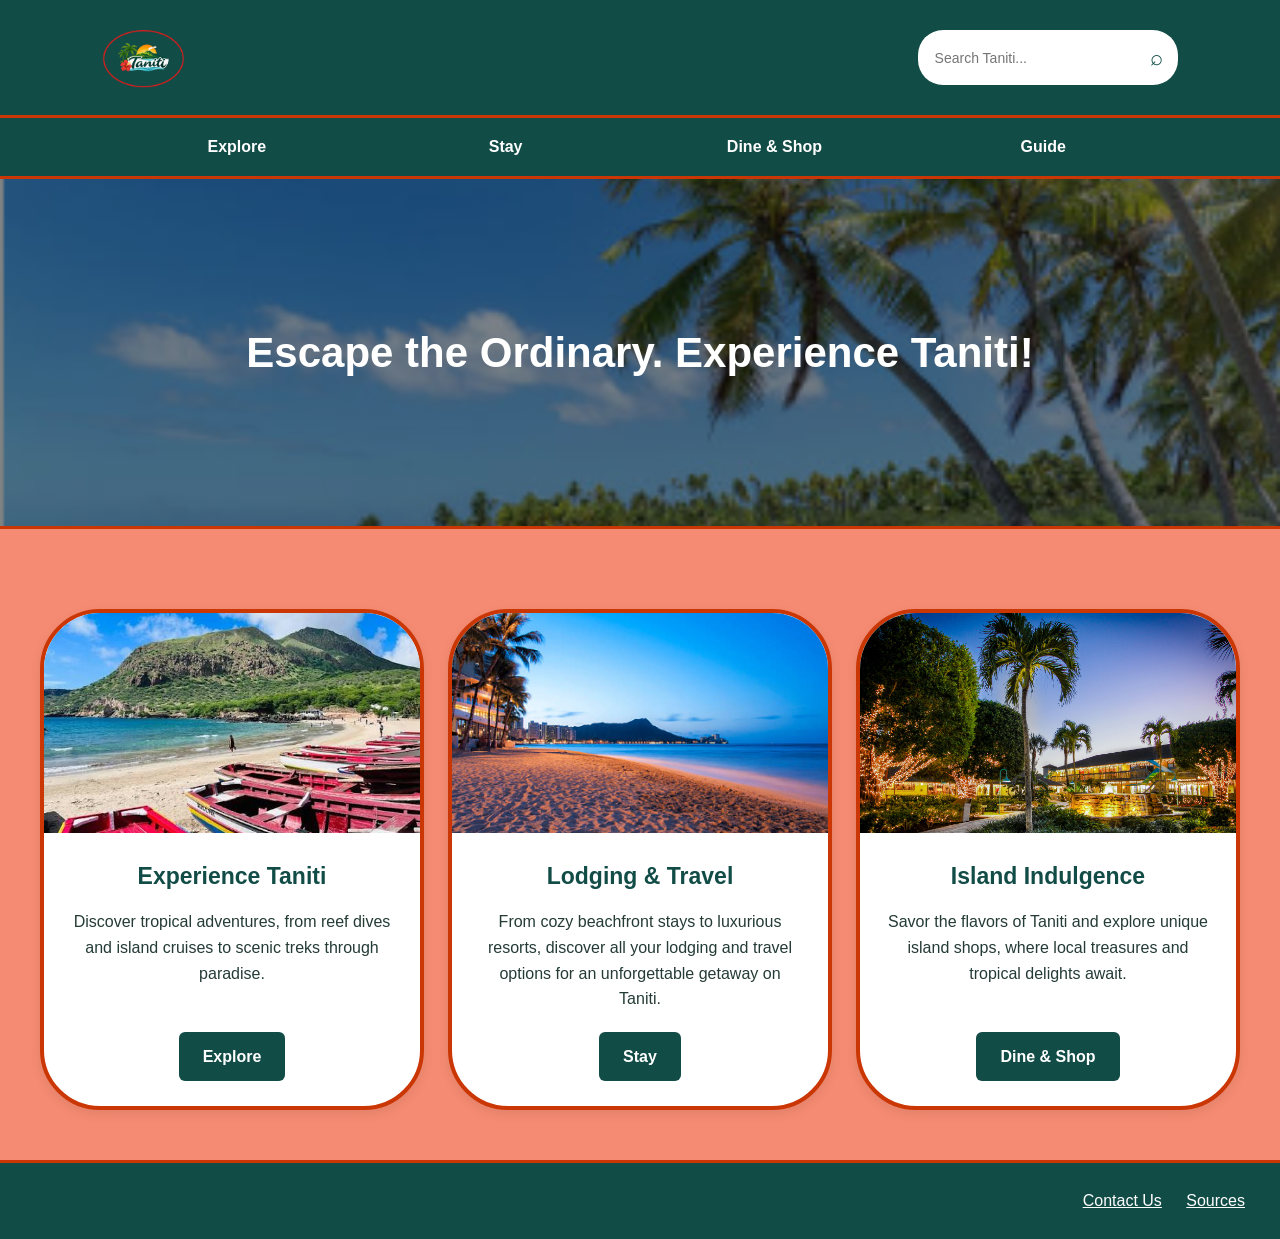
<file: index.html>
<!DOCTYPE html>
<html lang="en">
<head>
    <meta charset="UTF-8">
    <title>Experience Taniti | Home</title>
    <link rel="stylesheet" href="style.css">
</head>
<body>
    <header class="site-header">
        <div class="header-top">
            <a href="index.html" class="logo-link">
                <img src="images/taniti-logo3copy.png" alt="Taniti Logo" class="site-logo-img">
            </a>

            <div class="site-search">
                <input type="text"
                       placeholder="Search Taniti..."
                       alt="Search Taniti"
                       readonly>
                <span class="search-icon">⌕</span>

            </div>
        </div>

            <nav class="header-nav">
                <a href="explore.html">Explore</a>
                <a href="stay.html">Stay</a>
                <a href="dine-shop.html">Dine & Shop</a>
                <a href="guide.html">Guide</a>
            </nav>
    </header>
    <main>
        <h2>Escape the Ordinary. Experience Taniti!</h2>

    <div class="feature-grid">

        <section class="feature-card">
            <img src="images/experience.png"
                 alt="Tropical scenery of Taniti">

            <div class="feature-content">
                <h2>Experience Taniti</h2>
                <p>Discover tropical adventures, from reef dives and island cruises to scenic treks through paradise.</p>
                <a href="explore.html">Explore</a>
            </div>
        </section>

        <section class="feature-card">
            <img src="images/stay.png"
                 alt="Taniti accommodations">
            <div class="feature-content">
                <h2>Lodging & Travel</h2>
                <p>From cozy beachfront stays to luxurious resorts, discover all your lodging and travel options for an unforgettable getaway on Taniti.</p>
                <a href="stay.html">Stay</a>
            </div>
        </section>

        <section class="feature-card">
            <img src="images/dine-shop.png"
                 alt="Taniti Dining and Shopping">
            <div class="feature-content">
                <h2>Island Indulgence</h2>
                <p>Savor the flavors of Taniti and explore unique island shops, where local treasures and tropical delights await.</p>
                <a href="dine-shop.html">Dine & Shop</a>

            </div>
        </section>

    </div>
    </main>

    <footer>
        <a href="contact.html">Contact Us</a>
        <a href="sources.html">Sources</a>
    </footer>

</body>
</html>
</file>
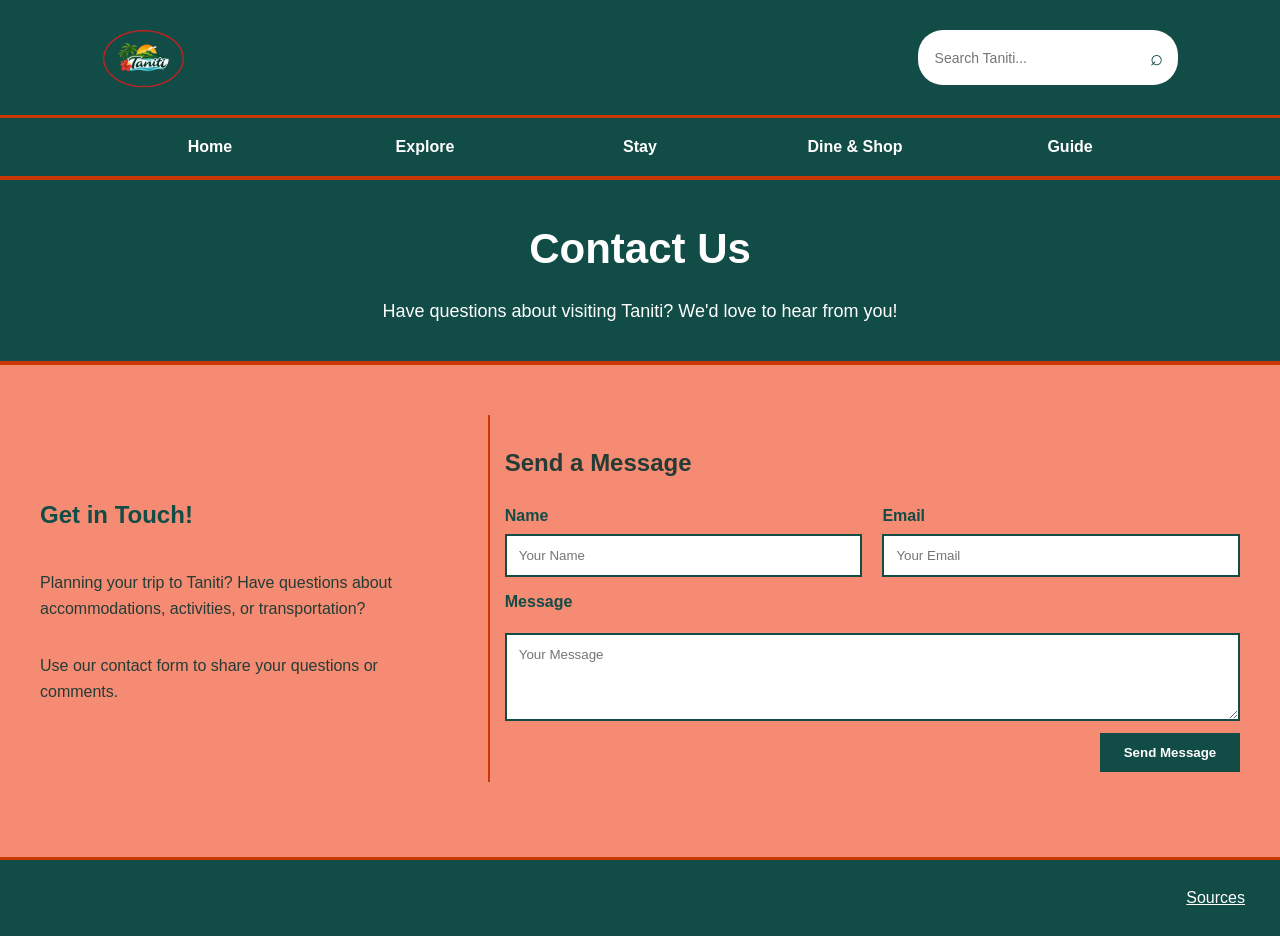
<file: contact.html>
<!DOCTYPE html>
<html lang="en">
<head>
    <meta charset="UTF-8">
    <title>EContact Us</title>
    <link rel="stylesheet" href="style.css">
</head>
<body>
    <header class="site-header">
        <div class="header-top">
            <a href="index.html" class="logo-link">
                <img src="images/taniti-logo3copy.png"
                     alt="Taniti Logo"
                     class="site-logo-img">
            </a>

            <div class="site-search">
                <input type="text"
                       placeholder="Search Taniti..."
                       aria-label="Search Taniti"
                       readonly>
                <span class="search-icon">⌕</span>
            </div>
        </div>
        <nav class="header-nav" aria-label="Main navigation">
            <a href="index.html">Home</a>
            <a href="explore.html">Explore</a>
            <a href="stay.html">Stay</a>
            <a href="dine-shop.html">Dine & Shop</a>
            <a href="guide.html">Guide</a>
        </nav>
    </header>

    <main class="inner-page contact-page">
        <div class="page-intro">
            <h1>Contact Us</h1>
            <p>
                Have questions about visiting Taniti?
            We'd love to hear from you!
            </p>
        </div>

        <div class="feature-grid">

            <div class="contact-info">

                <h2>Get in Touch!</h2>

                    <p>
                    Planning your trip to Taniti?
                Have questions about accommodations,
                activities, or transportation?
                    </p>

                    <p>
                        Use our contact form to share
                your questions or comments.
                    </p>

            </div>

            <div class="contact-form">

                <h2>Send a Message</h2>

                <form>
                    <div class="contact-fields">

                        <div>
                            <label for="name">Name</label>
                            <input type="text" id="name"
                                placeholder="Your Name">
                        </div>

                        <div>

                            <label for="email">Email</label>
                            <input type="email" id="email"
                                placeholder="Your Email">
                        </div>

                    </div>

                    <label for="message">Message</label>
                    <textarea id="message"
                              rows="4"
                              placeholder="Your Message"></textarea>

                    <button type="button">Send Message</button>

                </form>
            </div>

    </main>

    <footer>
        <a href="sources.html">Sources</a>
    </footer>





</body>
</html>
</file>
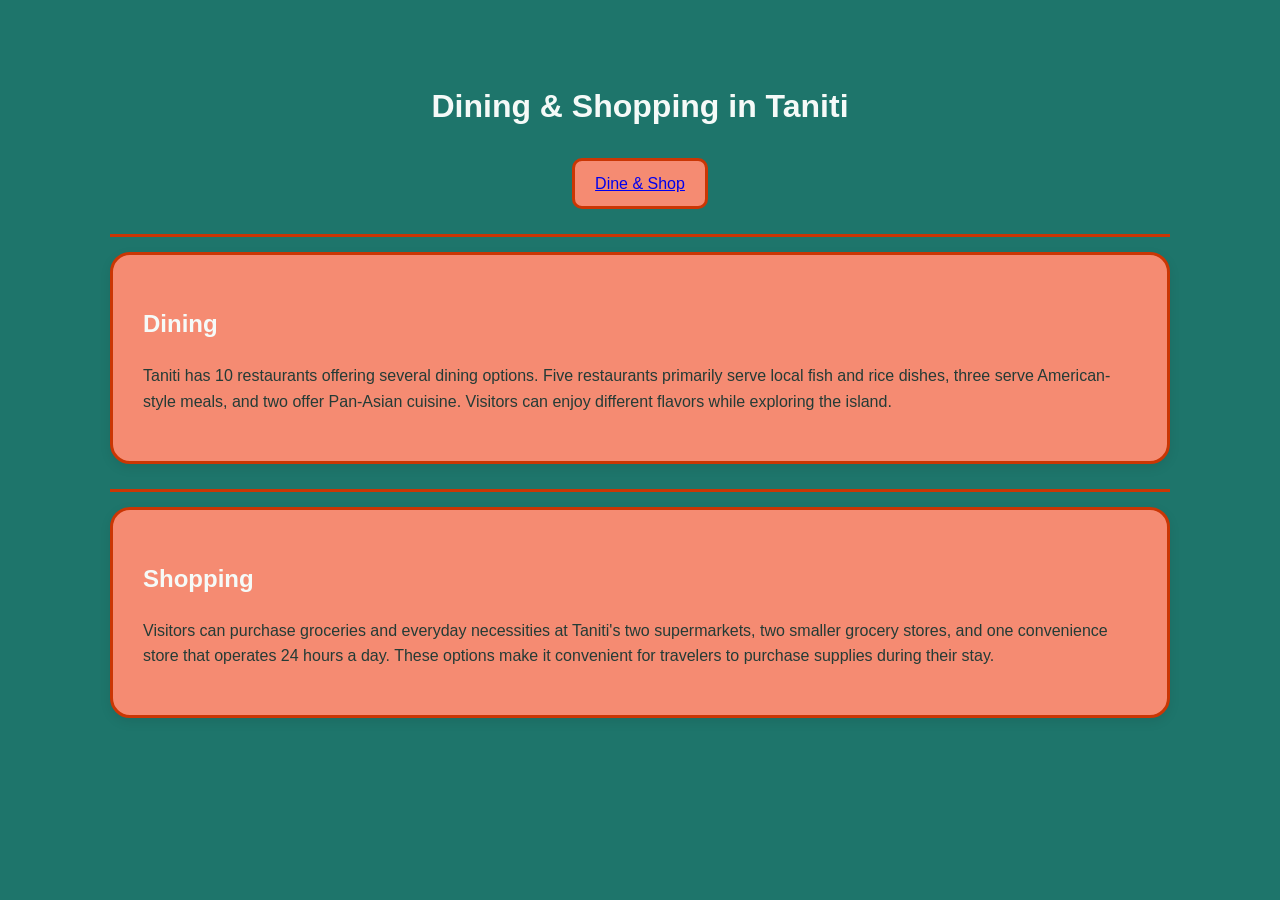
<file: dine-shop-details.html>
<!DOCTYPE html>
<html lang="en">
<head>
    <meta charset="UTF-8">
    <title>Taniti Dining and Shopping</title>
    <link rel="stylesheet" href="style.css">
</head>
<body class="activities-page">

    <main class="activities-container">
        <h1>Dining & Shopping in Taniti</h1>

        <a href="dine-shop.html" class="activity-home">Dine & Shop</a>

        <hr>

        <section class="activity-section" id="dining">
            <h2>Dining</h2>
            <p>
                Taniti has 10 restaurants offering several
                dining options. Five restaurants primarily
                serve local fish and rice dishes, three
                serve American-style meals, and two offer
                Pan-Asian cuisine. Visitors can enjoy
                different flavors while exploring the island.
            </p>
        </section>

        <hr>

        <section class="activity-section" id="shopping">
            <h2>Shopping</h2>
            <p>
                Visitors can purchase groceries and everyday
                necessities at Taniti's two supermarkets,
                two smaller grocery stores, and one
                convenience store that operates 24 hours
                a day. These options make it convenient
                for travelers to purchase supplies
                during their stay.
            </p>
        </section>

    </main>
</body>
</html>
</file>
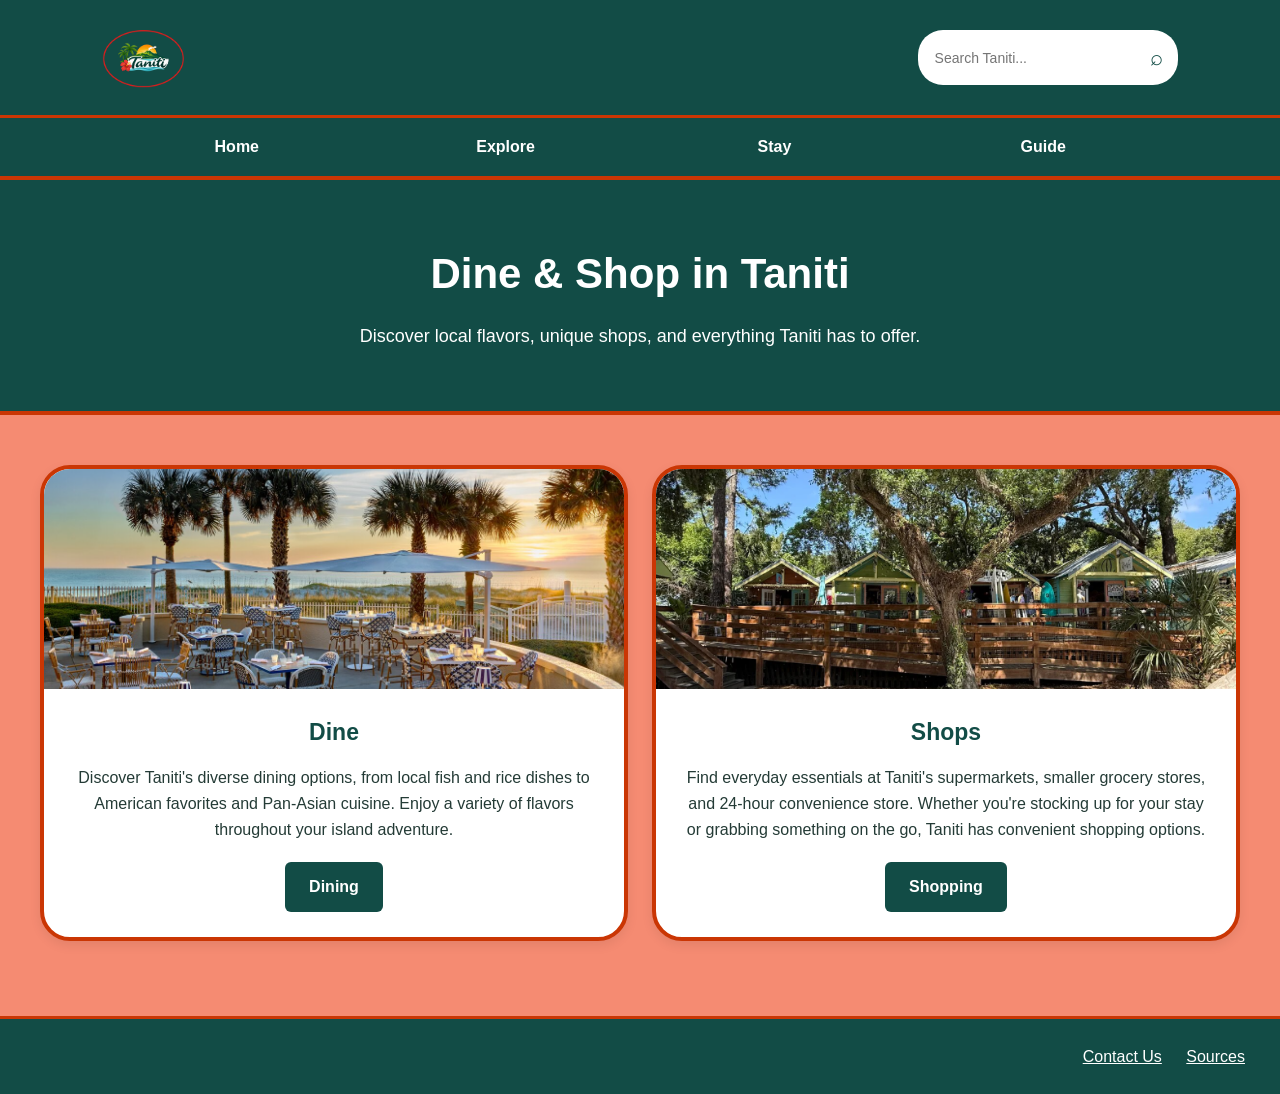
<file: dine-shop.html>
<!DOCTYPE html>
<html lang="en">
<head>
    <meta charset="UTF-8">
    <title>Explore Taniti</title>
    <link rel="stylesheet" href="style.css">
</head>
<body>
    <header class="site-header">
        <div class="header-top">
            <a href="index.html" class="logo-link">
                <img src="images/taniti-logo3copy.png"
                     alt="Taniti Logo"
                     class="site-logo-img">
            </a>

            <div class="site-search">
                <input type="text"
                       placeholder="Search Taniti..."
                       aria-label="Search Taniti"
                       readonly>
                <span class="search-icon">⌕</span>
            </div>
        </div>
        <nav class="header-nav" aria-label="Main navigation">
            <a href="index.html">Home</a>
            <a href="explore.html">Explore</a>
            <a href="stay.html">Stay</a>
            <a href="guide.html">Guide</a>
        </nav>
    </header>

    <main class="inner-page">
        <div class="page-intro">
            <h1>Dine & Shop in Taniti</h1>
            <p>
                Discover local flavors, unique shops, and everything Taniti has to offer.
            </p>
        </div>

        <div class="feature-grid two-cards">

            <section class="feature-card">
                <img src="images/dine.png"
                     alt="Beachfront Restaurant dining deck">

                <div class="feature-content">
                    <h2>Dine</h2>
                    <p>
                        Discover Taniti's diverse dining options, from local fish and rice dishes to American favorites and Pan-Asian cuisine. Enjoy a variety of flavors throughout your island adventure.
                    </p>
                    <a href="dine-shop-details.html#dine">Dining</a>
                </div>
            </section>

            <section class="feature-card">
                <img src="images/shop.png"
                        alt="Local shops offering souvenirs and island merchandise">
                <div class="feature-content">
                    <h2>Shops</h2>
                    <p>
                        Find everyday essentials at Taniti's supermarkets, smaller grocery stores, and 24-hour convenience store. Whether you're stocking up for your stay or grabbing something on the go, Taniti has convenient shopping options.
                    </p>
                <a href="dine-shop-details.html#shopping">Shopping</a>
                </div>
            </section>

        </div>

    </main>

    <footer>
        <a href="contact.html">Contact Us</a>
        <a href="sources.html">Sources</a>
    </footer>





</body>
</html>
</file>
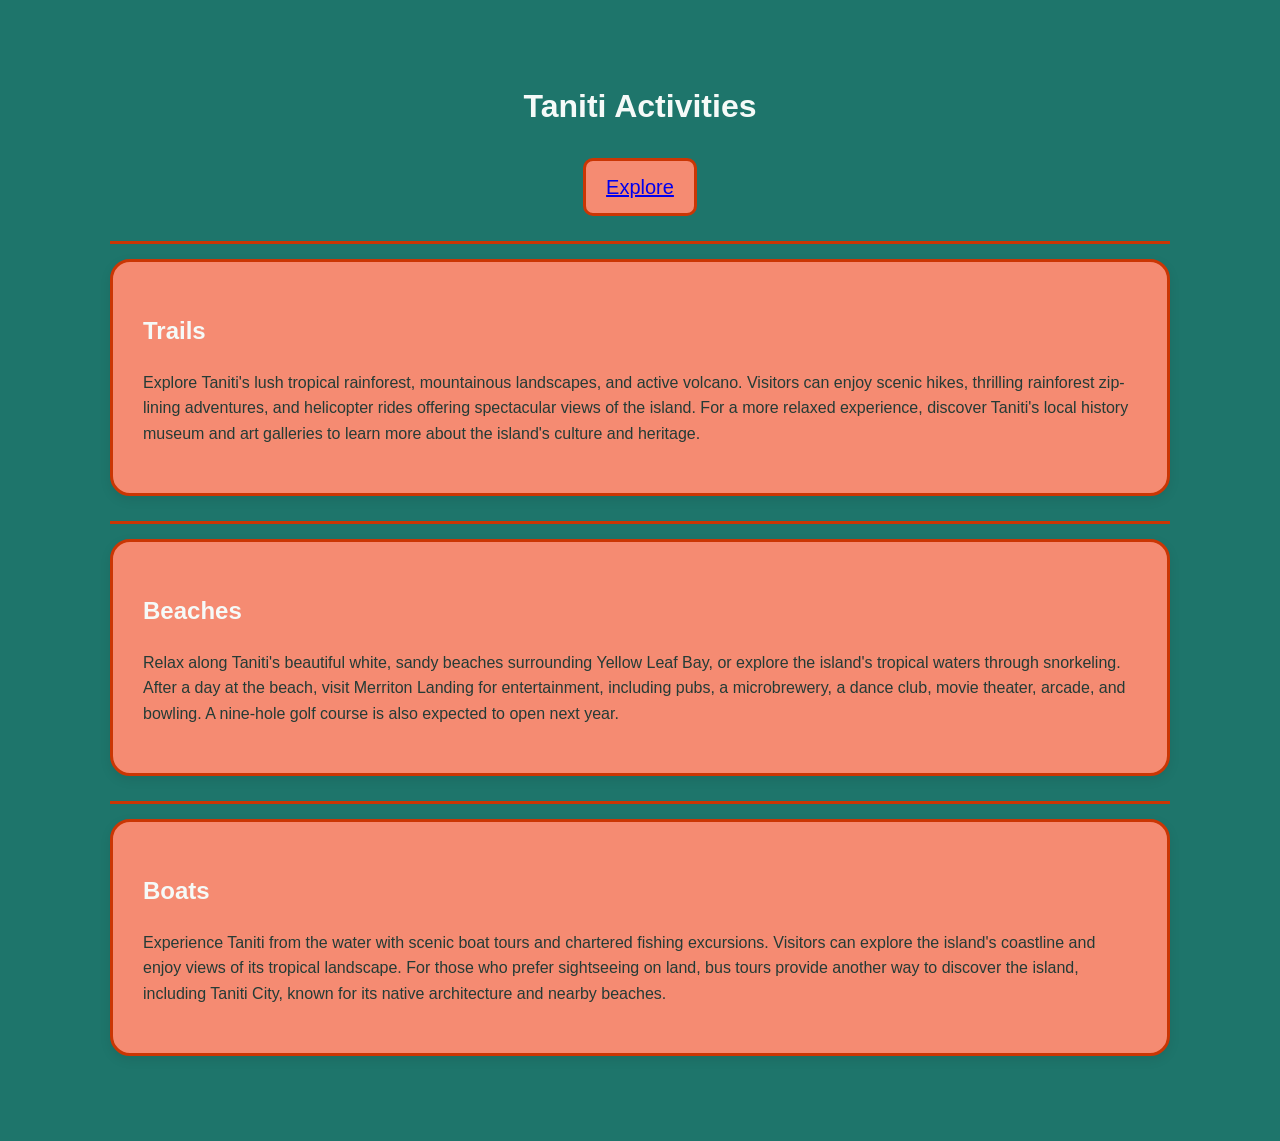
<file: explore-details.html>
<!DOCTYPE html>
<html lang="en">
<head>
    <meta charset="UTF-8">
    <title>Taniti Activities</title>
    <link rel="stylesheet" href="style.css">
</head>
<body class="activities-page">
    <main class="activities-container">
        <h1>Taniti Activities</h1>

        <p class="activity-home">
            <a href="explore.html">Explore</a>
        </p>

        <hr>

        <section class="activity-section" id="trails">
            <h2>Trails</h2>
            <p>
                Explore Taniti's lush tropical rainforest, mountainous landscapes, and active volcano. Visitors can enjoy scenic hikes, thrilling rainforest zip-lining adventures, and helicopter rides offering spectacular views of the island. For a more relaxed experience, discover Taniti's local history museum and art galleries to learn more about the island's culture and heritage.
            </p>
        </section>

        <hr>

        <section class="activity-section" id="beaches">
            <h2>Beaches</h2>
            <p>
                Relax along Taniti's beautiful white, sandy beaches surrounding Yellow Leaf Bay, or explore the island's tropical waters through snorkeling. After a day at the beach, visit Merriton Landing for entertainment, including pubs, a microbrewery, a dance club, movie theater, arcade, and bowling. A nine-hole golf course is also expected to open next year.
            </p>
        </section>

        <hr>

        <section class="activity-section" id="boats">
            <h2>Boats</h2>
            <p>
                Experience Taniti from the water with scenic boat tours and chartered fishing excursions. Visitors can explore the island's coastline and enjoy views of its tropical landscape. For those who prefer sightseeing on land, bus tours provide another way to discover the island, including Taniti City, known for its native architecture and nearby beaches.
            </p>
        </section>
    </main>
</body>
</html>
</file>
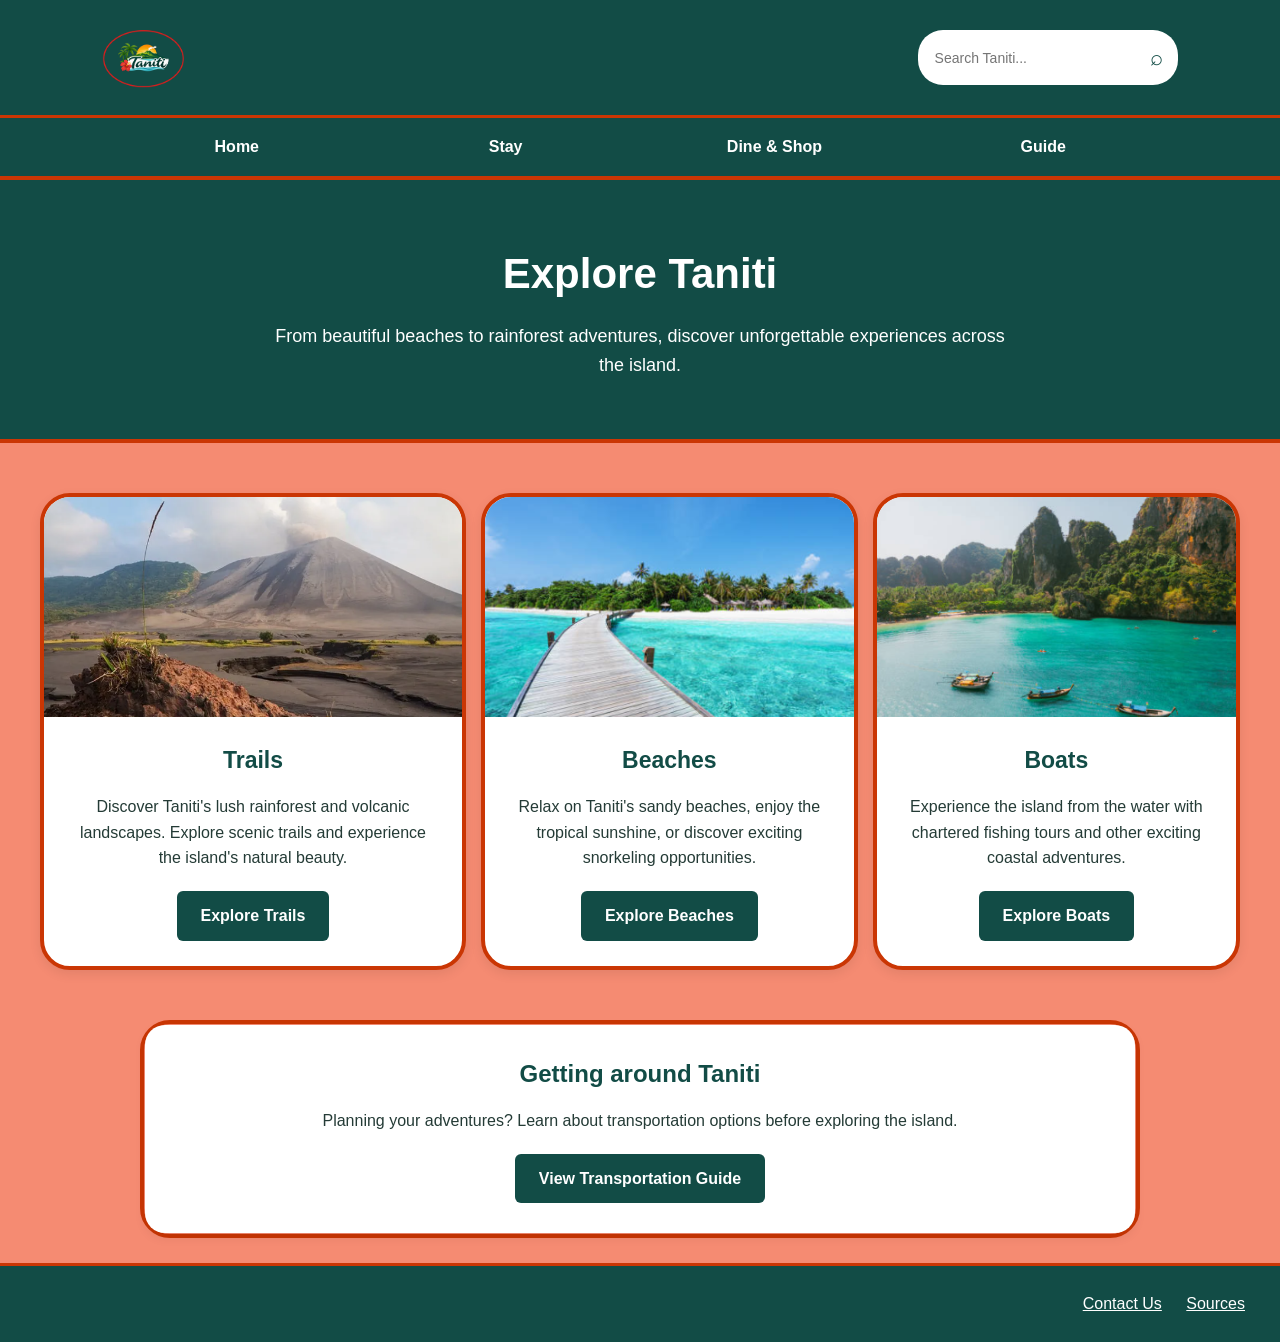
<file: explore.html>
<!DOCTYPE html>
<html lang="en">
<head>
    <meta charset="UTF-8">
    <title>Explore Taniti</title>
    <link rel="stylesheet" href="style.css">
</head>
<body>
    <header class="site-header">
        <div class="header-top">
            <a href="index.html" class="logo-link">
                <img src="images/taniti-logo3copy.png"
                     alt="Taniti Logo"
                     class="site-logo-img">
            </a>

            <div class="site-search">
                <input type="text"
                       placeholder="Search Taniti..."
                       aria-label="Search Taniti"
                       readonly>
                <span class="search-icon">⌕</span>
            </div>
        </div>
        <nav class="header-nav" aria-label="Main navigation">
            <a href="index.html">Home</a>
            <a href="stay.html">Stay</a>
            <a href="dine-shop.html">Dine & Shop</a>
            <a href="guide.html">Guide</a>
        </nav>
    </header>

    <main class="inner-page">
        <div class="page-intro">
            <h1>Explore Taniti</h1>
            <p>
                From beautiful beaches to rainforest adventures,
                discover unforgettable experiences across the island.
            </p>
        </div>

        <div class="feature-grid">

            <section class="feature-card">
                <img src="images/explore-trails.png"
                     alt="Tropical rainforest hiking trails!">

                <div class="feature-content">
                    <h2>Trails</h2>
                    <p>
                    Discover Taniti's lush rainforest and volcanic
                    landscapes. Explore scenic trails and experience
                    the island's natural beauty.
                    </p>
                    <a href="explore-details.html#trails">Explore Trails</a>
                </div>
            </section>

            <section class="feature-card">
                <img src="images/explore-beach.png"
                        alt="Beautiful tropical beach">
                <div class="feature-content">
                    <h2>Beaches</h2>
                    <p>
                        Relax on Taniti's sandy beaches, enjoy the
                    tropical sunshine, or discover exciting
                    snorkeling opportunities.
                    </p>
                <a href="explore-details.html#beaches">Explore Beaches</a>
                </div>
            </section>

            <section class="feature-card">
                <img src="images/explore-boats.png"
                 alt="Boats on tropical ocean waters">
                <div class="feature-content">

                    <h2>Boats</h2>
                    <p>
                        Experience the island from the water with
                    chartered fishing tours and other exciting
                    coastal adventures.
                    </p>
                    <a href="explore-details.html#boats">Explore Boats</a>
                </div>
            </section>

        </div>

            <div class="explore-details">
                <section class="transport-section">
                    <h2>Getting around Taniti</h2>
                    <p>
                        Planning your adventures? Learn about transportation
                options before exploring the island.
                    </p>
                    <a href="guide-details.html#getting-around">
                            View Transportation Guide
                    </a>
                </section>
            </div>
    </main>

    <footer>
        <a href="contact.html">Contact Us</a>
        <a href="sources.html">Sources</a>
    </footer>





</body>
</html>
</file>
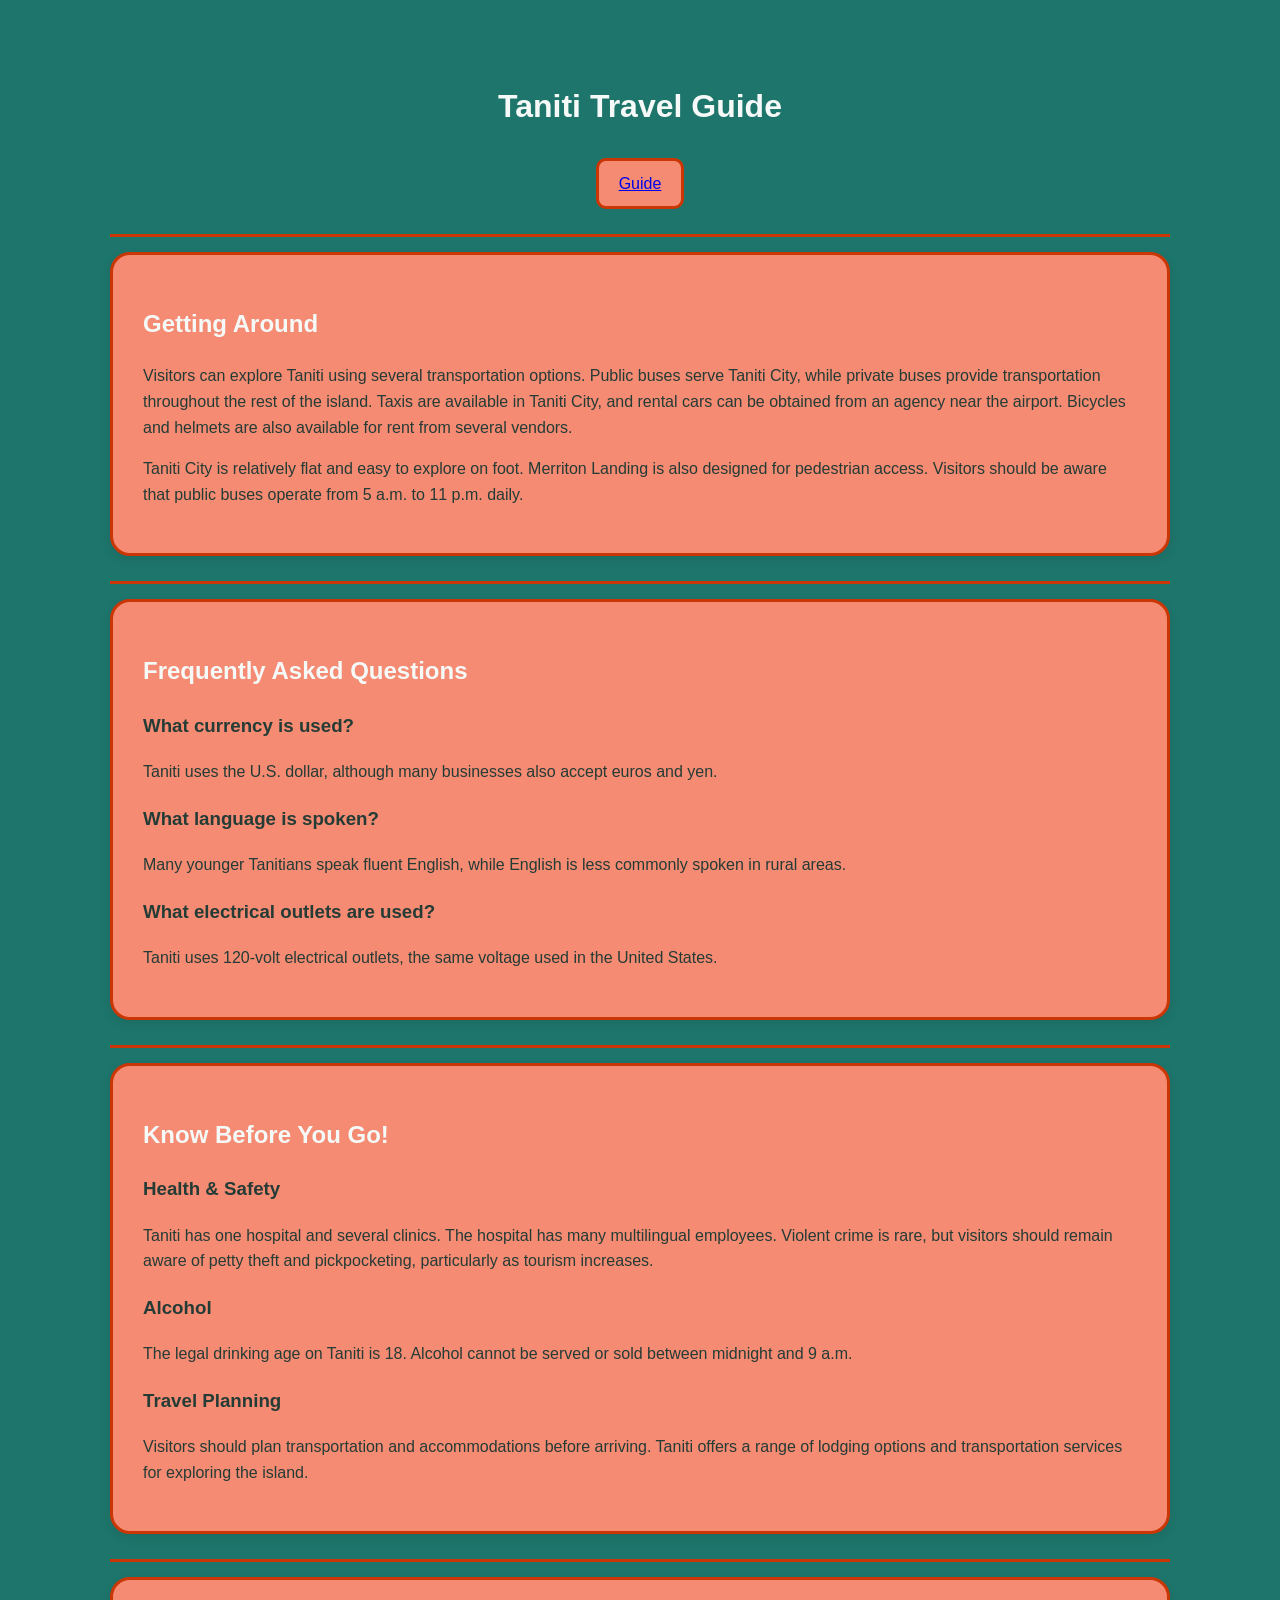
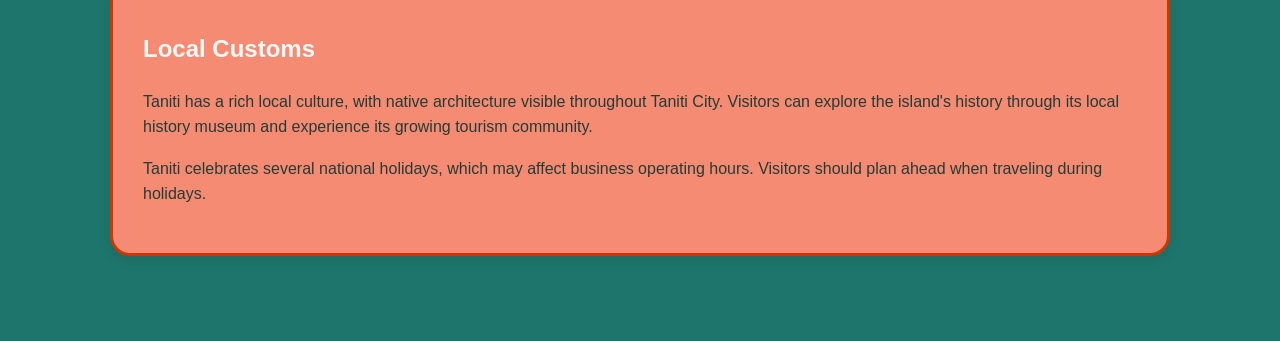
<file: guide-details.html>
<!DOCTYPE html>
<html lang="en">
<head>
    <meta charset="UTF-8">
    <title>Taniti Travel Guide Information</title>
    <link rel="stylesheet" href="style.css">
</head>
<body class="activities-page">

    <main class="activities-container">
        <h1>Taniti Travel Guide</h1>

        <a href="guide.html" class="activity-home">Guide</a>

        <hr>

        <section class="activity-section" id="getting-around">
            <h2>Getting Around</h2>
            <p>
                Visitors can explore Taniti using several
                transportation options. Public buses serve
                Taniti City, while private buses provide
                transportation throughout the rest of the island.
                Taxis are available in Taniti City, and rental
                cars can be obtained from an agency near
                the airport. Bicycles and helmets are also
                available for rent from several vendors.
            </p>

            <p>
                Taniti City is relatively flat and easy to
                explore on foot. Merriton Landing is also
                designed for pedestrian access. Visitors
                should be aware that public buses operate
                from 5 a.m. to 11 p.m. daily.
            </p>

        </section>

        <hr>

        <section class="activity-section" id="faq">
            <h2>Frequently Asked Questions</h2>

            <h3>What currency is used?</h3>
            <p>
                Taniti uses the U.S. dollar, although many
                businesses also accept euros and yen.
            </p>

            <h3>What language is spoken?</h3>
            <p>
                Many younger Tanitians speak fluent English,
                while English is less commonly spoken
                in rural areas.
            </p>

            <h3>What electrical outlets are used?</h3>
            <p>
                Taniti uses 120-volt electrical outlets,
                the same voltage used in the United States.
            </p>

        </section>

        <hr>

        <section class="activity-section" id="know-before-you-go">
            <h2>Know Before You Go!</h2>

            <h3>Health & Safety</h3>
            <p>
                Taniti has one hospital and several clinics.
                The hospital has many multilingual employees.
                Violent crime is rare, but visitors should
                remain aware of petty theft and pickpocketing,
                particularly as tourism increases.
            </p>

            <h3>Alcohol</h3>
            <p>
                The legal drinking age on Taniti is 18.
                Alcohol cannot be served or sold between
                midnight and 9 a.m.
            </p>

            <h3>Travel Planning</h3>
            <p>
                Visitors should plan transportation and
                accommodations before arriving. Taniti
                offers a range of lodging options and
                transportation services for exploring
                the island.
            </p>

        </section>

        <hr>

        <section class="activity-section" id="local-customs">
            <h2>Local Customs</h2>
            <p>
                Taniti has a rich local culture, with native
                architecture visible throughout Taniti City.
                Visitors can explore the island's history
                through its local history museum and
                experience its growing tourism community.
            </p>

            <p>
                Taniti celebrates several national holidays,
                which may affect business operating hours.
                Visitors should plan ahead when traveling
                during holidays.
            </p>

        </section>

    </main>
</body>
</html>
</file>
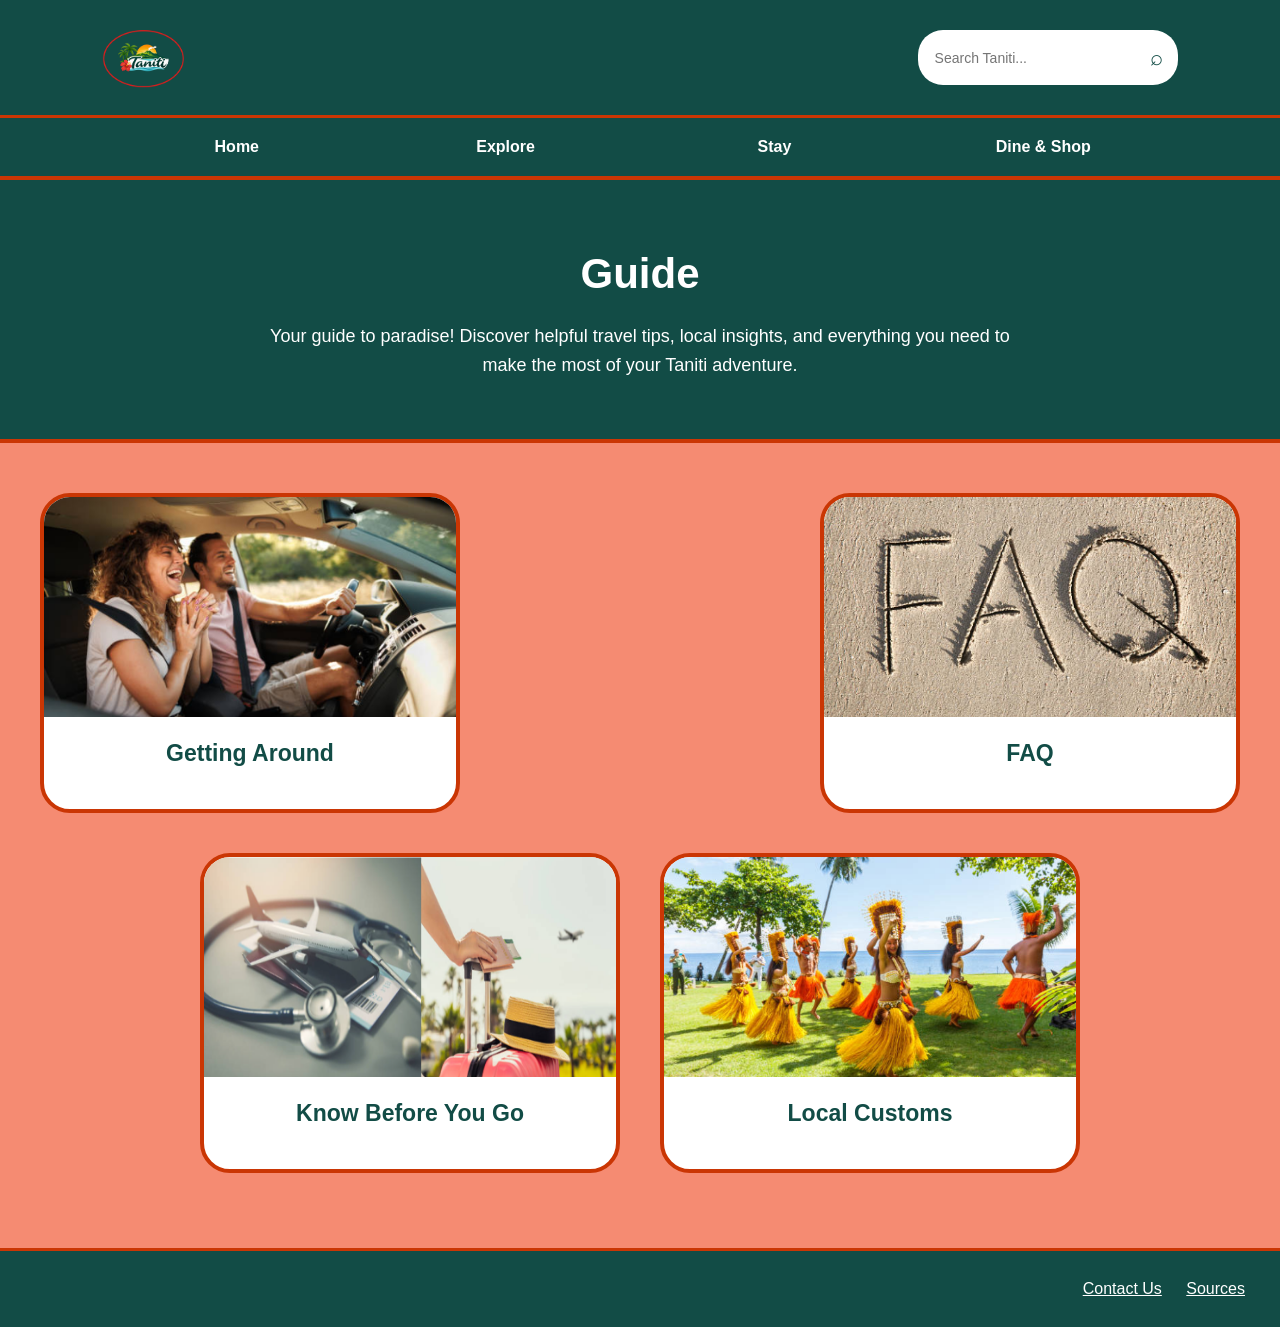
<file: guide.html>
<!DOCTYPE html>
<html lang="en">
<head>
    <meta charset="UTF-8">
    <title>Guide | Experience Taniti</title>
    <link rel="stylesheet" href="style.css">
</head>
<body>
    <header class="site-header">
        <div class="header-top">
            <a href="index.html" class="logo-link">
                <img src="images/taniti-logo3copy.png"
                     alt="Taniti Logo"
                     class="site-logo-img">
            </a>

            <div class="site-search">
                <input type="text"
                       placeholder="Search Taniti..."
                       aria-label="Search Taniti"
                       readonly>
                <span class="search-icon">⌕</span>
            </div>
        </div>
        <nav class="header-nav" aria-label="Main navigation">
            <a href="index.html">Home</a>
            <a href="explore.html">Explore</a>
            <a href="stay.html">Stay</a>
            <a href="dine-shop.html">Dine & Shop</a>
        </nav>
    </header>

    <main class="inner-page">
        <div class="page-intro">
            <h1>Guide</h1>
            <p>
                Your guide to paradise! Discover helpful travel tips,
        local insights, and everything you need to make
        the most of your Taniti adventure.
            </p>
        </div>

        <div class="guide-layout">

            <div class="guide-top-row">
                <a href="guide-details.html#getting-around" class="guide-card"><img src="images/getting-around.png"
                     alt="Travelers enjoying a car ride"><h2>Getting Around</h2></a>

                <a href="guide-details.html#faq" class="guide-card"><img src="images/faq.png"
                     alt="FAQ written in sand"><h2>FAQ</h2></a>
            </div>

            <div class="guide-bottom-row">
                <a href="guide-details.html#know-before-you-go" class="guide-card"><img src="images/guide-essentials.png"
                     alt="Travel essentials and luggage"><h2>Know Before You Go</h2></a>

                <a href="guide-details.html#local-customs" class="guide-card"><img src="images/guide-customs.png"
                     alt="Traditional island cultural performance"><h2>Local Customs</h2></a>
            </div>

        </div>

    </main>

    <footer>
        <a href="contact.html">Contact Us</a>
        <a href="sources.html">Sources</a>
    </footer>





</body>
</html>
</file>
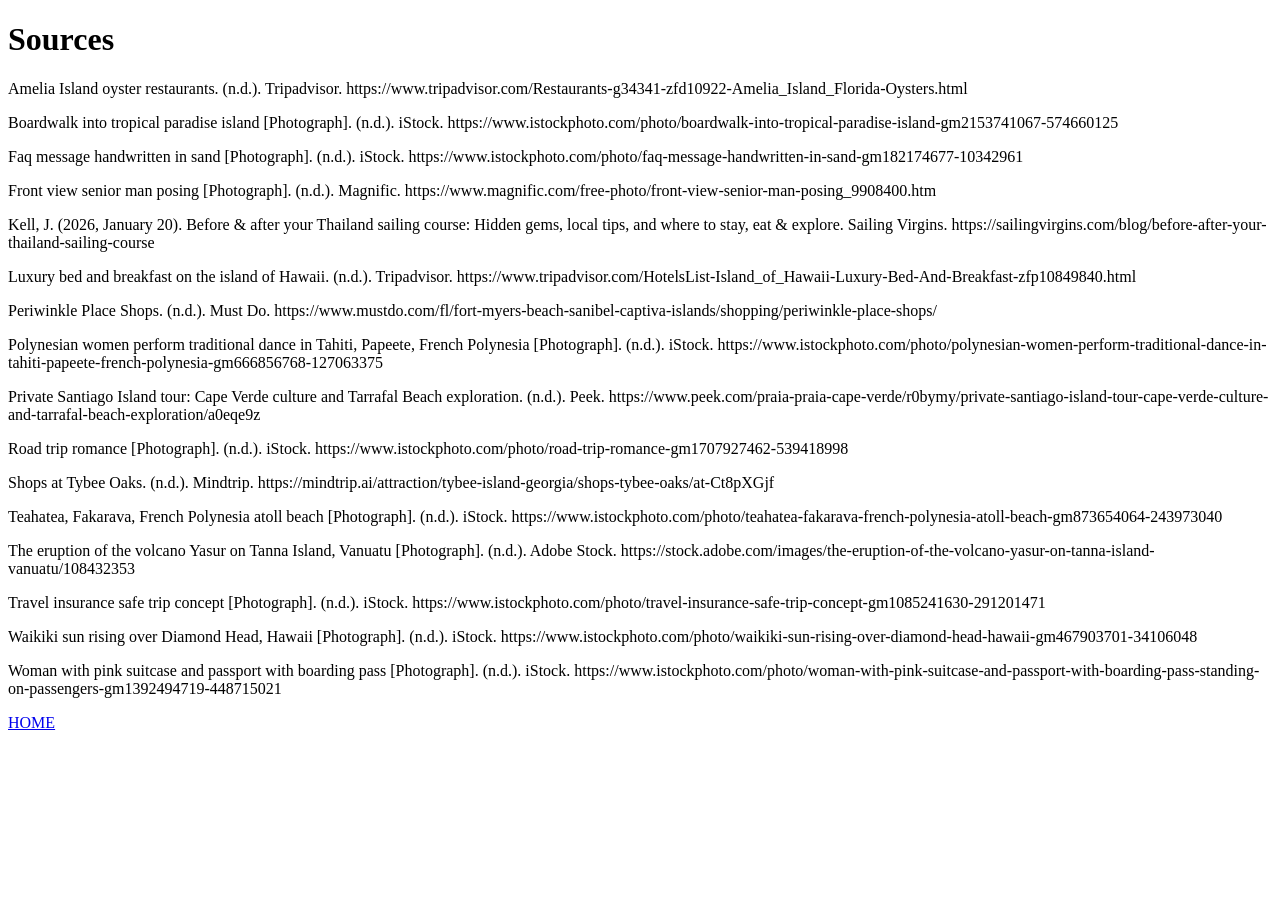
<file: sources.html>
<!DOCTYPE html>
<html lang="en">
<head>
    <meta charset="UTF-8">
    <title>Sources</title>
</head>
<body>
<h1>Sources</h1>
    <p>
        Amelia Island oyster restaurants. (n.d.). Tripadvisor. https://www.tripadvisor.com/Restaurants-g34341-zfd10922-Amelia_Island_Florida-Oysters.html
    </p>

    <p>
Boardwalk into tropical paradise island [Photograph]. (n.d.). iStock. https://www.istockphoto.com/photo/boardwalk-into-tropical-paradise-island-gm2153741067-574660125
    </p>

    <p>
Faq message handwritten in sand [Photograph]. (n.d.). iStock. https://www.istockphoto.com/photo/faq-message-handwritten-in-sand-gm182174677-10342961
    </p>

    <p>
Front view senior man posing [Photograph]. (n.d.). Magnific. https://www.magnific.com/free-photo/front-view-senior-man-posing_9908400.htm
    </p>

    <p>
Kell, J. (2026, January 20). Before & after your Thailand sailing course: Hidden gems, local tips, and where to stay, eat & explore. Sailing Virgins. https://sailingvirgins.com/blog/before-after-your-thailand-sailing-course
    </p>

    <p>
Luxury bed and breakfast on the island of Hawaii. (n.d.). Tripadvisor. https://www.tripadvisor.com/HotelsList-Island_of_Hawaii-Luxury-Bed-And-Breakfast-zfp10849840.html
    </p>

    <p>
Periwinkle Place Shops. (n.d.). Must Do. https://www.mustdo.com/fl/fort-myers-beach-sanibel-captiva-islands/shopping/periwinkle-place-shops/
    </p>

    <p>
Polynesian women perform traditional dance in Tahiti, Papeete, French Polynesia [Photograph]. (n.d.). iStock. https://www.istockphoto.com/photo/polynesian-women-perform-traditional-dance-in-tahiti-papeete-french-polynesia-gm666856768-127063375
    </p>

    <p>
Private Santiago Island tour: Cape Verde culture and Tarrafal Beach exploration. (n.d.). Peek. https://www.peek.com/praia-praia-cape-verde/r0bymy/private-santiago-island-tour-cape-verde-culture-and-tarrafal-beach-exploration/a0eqe9z
    </p>

    <p>
Road trip romance [Photograph]. (n.d.). iStock. https://www.istockphoto.com/photo/road-trip-romance-gm1707927462-539418998
    </p>

    <p>
Shops at Tybee Oaks. (n.d.). Mindtrip. https://mindtrip.ai/attraction/tybee-island-georgia/shops-tybee-oaks/at-Ct8pXGjf
    </p>

    <p>
Teahatea, Fakarava, French Polynesia atoll beach [Photograph]. (n.d.). iStock. https://www.istockphoto.com/photo/teahatea-fakarava-french-polynesia-atoll-beach-gm873654064-243973040
    </p>

    <p>
The eruption of the volcano Yasur on Tanna Island, Vanuatu [Photograph]. (n.d.). Adobe Stock. https://stock.adobe.com/images/the-eruption-of-the-volcano-yasur-on-tanna-island-vanuatu/108432353
    </p>

    <p>
Travel insurance safe trip concept [Photograph]. (n.d.). iStock. https://www.istockphoto.com/photo/travel-insurance-safe-trip-concept-gm1085241630-291201471
    </p>

    <p>
Waikiki sun rising over Diamond Head, Hawaii [Photograph]. (n.d.). iStock. https://www.istockphoto.com/photo/waikiki-sun-rising-over-diamond-head-hawaii-gm467903701-34106048
    </p>

    <p>
Woman with pink suitcase and passport with boarding pass [Photograph]. (n.d.). iStock. https://www.istockphoto.com/photo/woman-with-pink-suitcase-and-passport-with-boarding-pass-standing-on-passengers-gm1392494719-448715021
    </p>

<div>
    <a href="index.html">HOME</a>
</div>

</body>
</html>
</file>
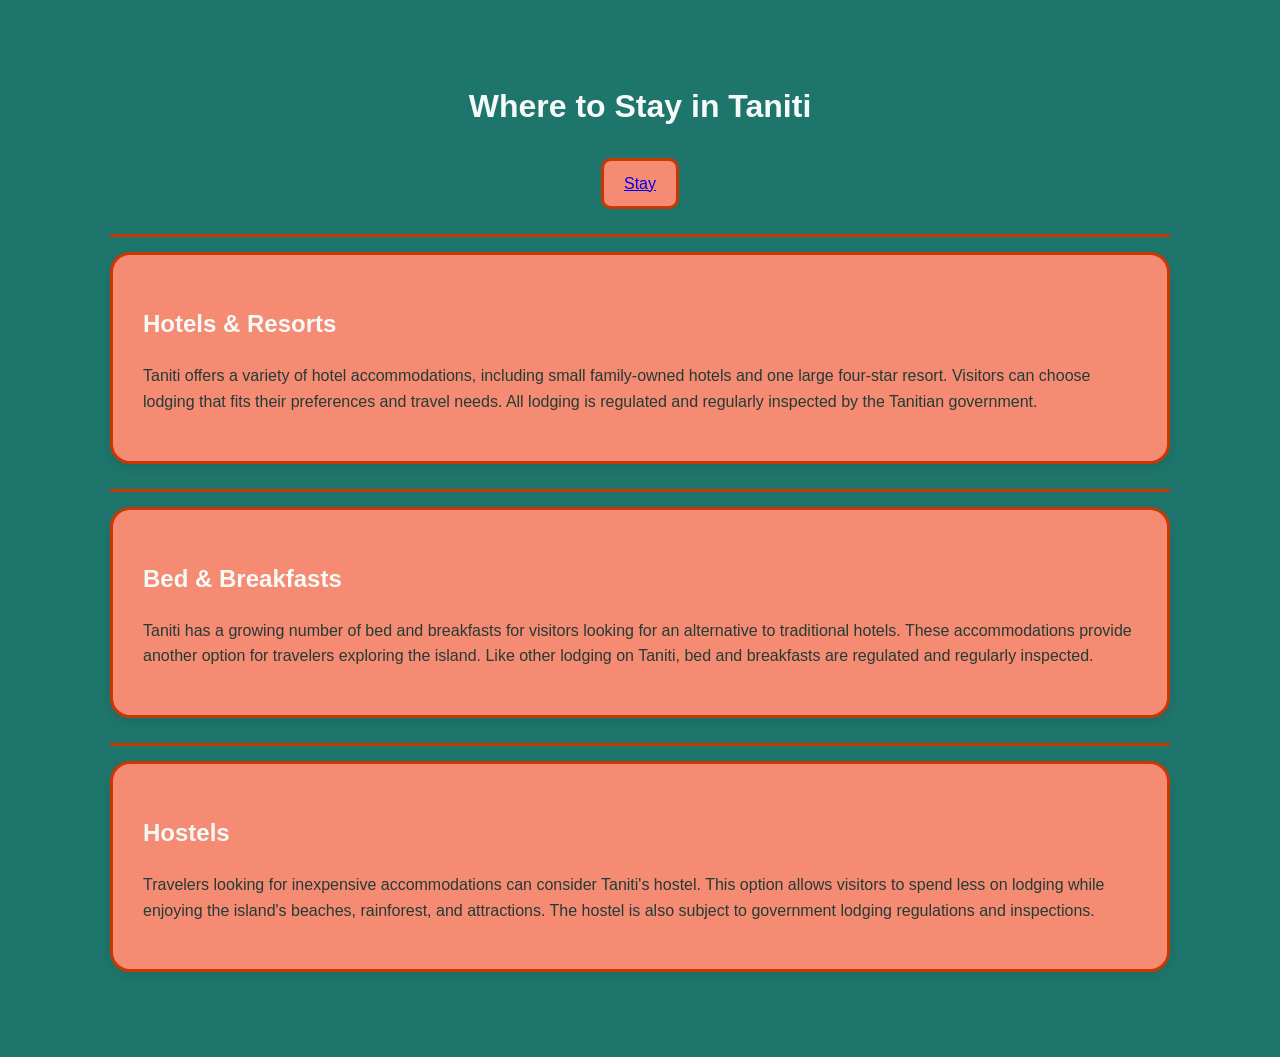
<file: stay-details.html>
<!DOCTYPE html>
<html lang="en">
<head>
    <meta charset="UTF-8">
    <title>Taniti Lodging Information</title>
    <link rel="stylesheet" href="style.css">
</head>
<body class="activities-page">

    <main class="activities-container">
        <h1>Where to Stay in Taniti</h1>

        <a href="stay.html" class="activity-home">Stay</a>

        <hr>

        <section class="activity-section" id="hotels">
            <h2>Hotels & Resorts</h2>
            <p>
                Taniti offers a variety of hotel accommodations,
                including small family-owned hotels and one large
                four-star resort. Visitors can choose lodging
                that fits their preferences and travel needs.
                All lodging is regulated and regularly inspected
                by the Tanitian government.
            </p>
        </section>

        <hr>

        <section class="activity-section" id="bed-breakfasts">
            <h2>Bed & Breakfasts</h2>
            <p>
                Taniti has a growing number of bed and breakfasts
                for visitors looking for an alternative to
                traditional hotels. These accommodations provide
                another option for travelers exploring the island.
                Like other lodging on Taniti, bed and breakfasts
                are regulated and regularly inspected.
            </p>
        </section>

        <hr>

        <section class="activity-section" id="hostels">
            <h2>Hostels</h2>
            <p>
                Travelers looking for inexpensive accommodations
                can consider Taniti's hostel. This option allows
                visitors to spend less on lodging while enjoying
                the island's beaches, rainforest, and attractions.
                The hostel is also subject to government lodging
                regulations and inspections.
            </p>
        </section>

    </main>
</body>
</html>
</file>
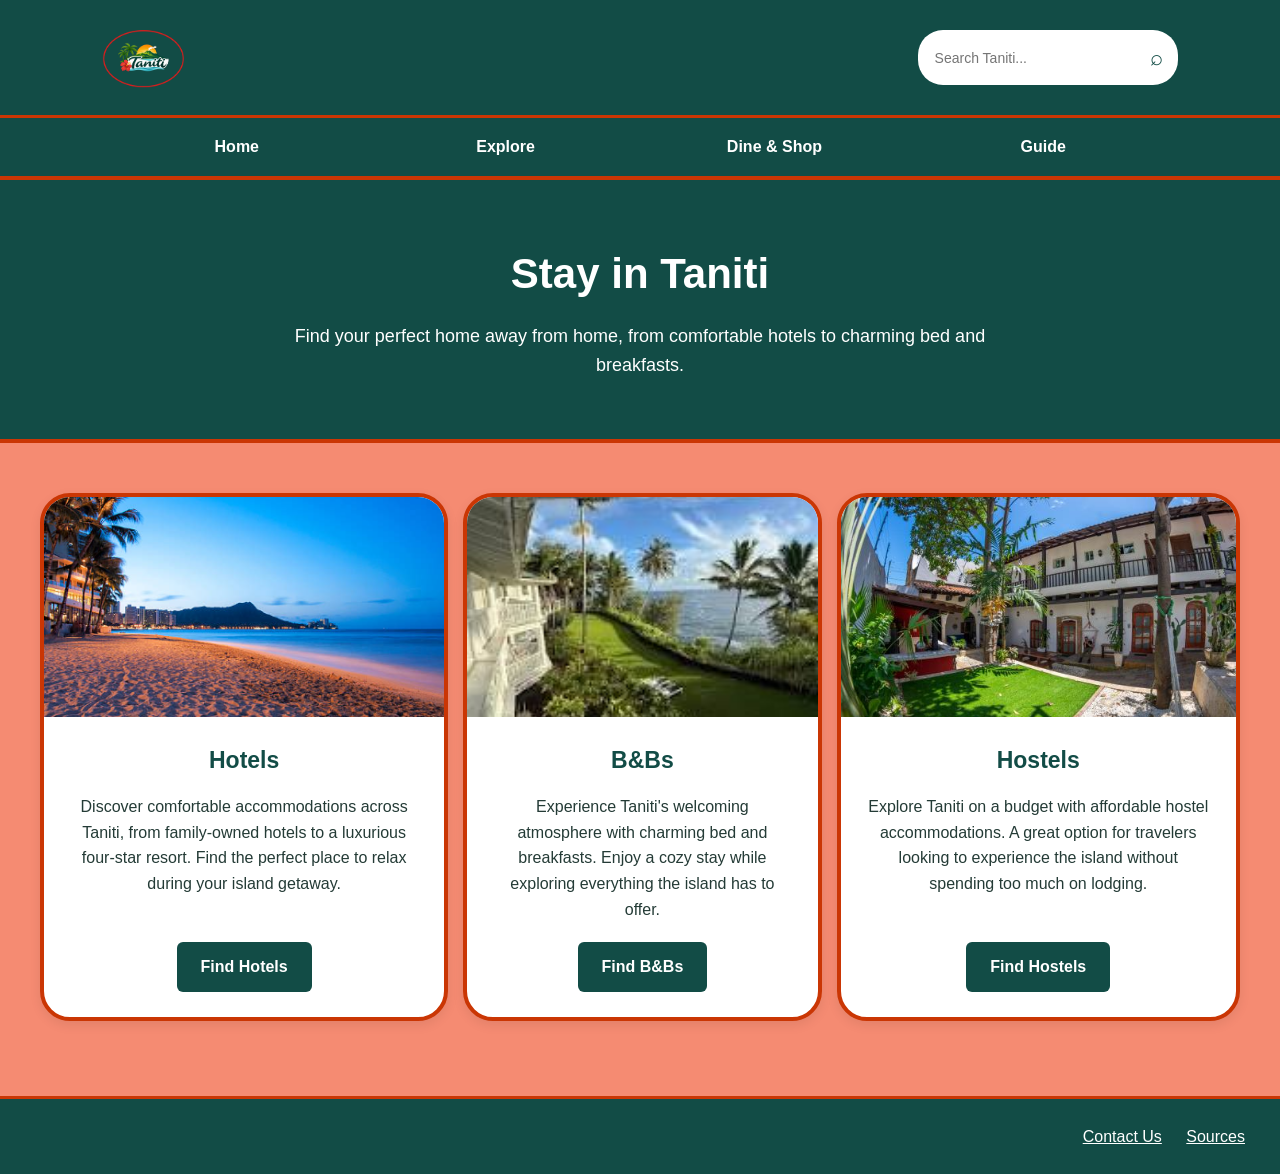
<file: stay.html>
<!DOCTYPE html>
<html lang="en">
<head>
    <meta charset="UTF-8">
    <title>Explore Taniti</title>
    <link rel="stylesheet" href="style.css">
</head>
<body>
    <header class="site-header">
        <div class="header-top">
            <a href="index.html" class="logo-link">
                <img src="images/taniti-logo3copy.png"
                     alt="Taniti Logo"
                     class="site-logo-img">
            </a>

            <div class="site-search">
                <input type="text"
                       placeholder="Search Taniti..."
                       aria-label="Search Taniti"
                       readonly>
                <span class="search-icon">⌕</span>
            </div>
        </div>
        <nav class="header-nav" aria-label="Main navigation">
            <a href="index.html">Home</a>
            <a href="explore.html">Explore</a>
            <a href="dine-shop.html">Dine & Shop</a>
            <a href="guide.html">Guide</a>
        </nav>
    </header>

    <main class="inner-page">
        <div class="page-intro">
            <h1>Stay in Taniti</h1>
            <p>
                Find your perfect home away from home, from comfortable hotels to charming bed and breakfasts.
            </p>
        </div>

        <div class="feature-grid">

            <section class="feature-card">
                <img src="images/stay-hotels.png"
                     alt="Tropical hotel surrounded by palm trees">

                <div class="feature-content">
                    <h2>Hotels</h2>
                    <p>
                    Discover comfortable accommodations across Taniti, from family-owned hotels to a luxurious four-star resort. Find the perfect place to relax during your island getaway.
                    </p>
                    <a href="stay-details.html#hotels">Find Hotels</a>
                </div>
            </section>

            <section class="feature-card">
                <img src="images/stay-bnb.png"
                        alt="Cozy bed and breakfast with a welcoming entrance">
                <div class="feature-content">
                    <h2>B&Bs</h2>
                    <p>
                        Experience Taniti's welcoming atmosphere with charming bed and breakfasts. Enjoy a cozy stay while exploring everything the island has to offer.
                    </p>
                <a href="stay-details.html#bed-breakfasts">Find B&Bs</a>
                </div>
            </section>

            <section class="feature-card">
                <img src="images/stay-hostels.png"
                 alt="Affordable hostel accommodations for travelers">
                <div class="feature-content">

                    <h2>Hostels</h2>
                    <p>
                        Explore Taniti on a budget with affordable hostel accommodations. A great option for travelers looking to experience the island without spending too much on lodging.
                    </p>
                    <a href="stay-details.html#hostels">Find Hostels</a>
                </div>
            </section>

        </div>

    </main>

    <footer>
        <a href="contact.html">Contact Us</a>
        <a href="sources.html">Sources</a>
    </footer>





</body>
</html>
</file>
<file: style.css>
* {
    box-sizing: border-box;
}

body {
    margin: 0;
    font-family: Arial, sans-serif;
    background-color: #f5faf8;
    color: #243b36;
    line-height: 1.6;
}

header {
    background-color: #124c46;
    color: white;
    padding: 20px 8%;
    display: flex;
    justify-content: space-between;
    align-items: center;
    flex-wrap: wrap;
}

header h1 {
    margin: 0;
    font-size: 32px;
}

nav a {
    color: white;
    text-decoration: none;
    font-size: 16px;
    font-weight: bold;
    white-space: nowrap;
}

nav a:hover,
nav a:focus-visible {
    text-decoration: underline;
}

main {
    max-width: 2000px;
    margin: auto;
    padding: 0;
    background-color: #f58b72;
}

main > h2 {
    font-size: 42px;
    text-align: center;
    color: #124c46;
    border-bottom: 3px solid #CA3604;
}

main > p {
    text-align: center;
    font-size: 20px;
    margin-bottom: 50px;
}

section {
    background-color: white;
    padding: 35px;
    margin-bottom: 25px;
    border-radius: 12px;
    box-shadow: 0 4px 12px rgba(0,0,0,0.08);
}

section h2 {
    color: #124c46;
}

section a {
    display: inline-block;
    background-color: #124c46;
    color: white;
    padding: 12px 24px;
    border-radius: 6px;
    text-decoration: none;
    font-weight: bold;
}

section a:hover {
    background-color: #1e756b;
}

footer {
    background-color: #124c46;
    color: white;
    padding: 25px;
    text-align: right;
    border-top: 3px solid #CA3604;
}

footer a {
    color: white;
    margin: 0 10px;
}

main > h2:first-child {
    background-image:
        linear-gradient(rgba(0,0,0,0.45),
                        rgba(0,0,0,0.45)),
        url("images/taniti-hero.png");

    background-size: cover;
    background-position: center;

    width: 100%;
    min-height: 350px;

    display: flex;
    align-items: center;
    justify-content: center;

    color: white;
    text-align: center;
    font-size: 42px;

    padding: 50px 30px;
    margin: 0 0 30px;
    border-radius: 0;
    box-sizing: border-box;
}

.feature-grid {
    display: grid;
    grid-template-columns: repeat(3, minmax(0, 1fr));
    gap: 24px;
    padding: 50px 40px;
    background-color: #f58b72;
    margin-top: 0;
    align-items: stretch;
}

.feature-card {
    display: flex;
    flex-direction: column;
    padding: 0;
    margin: 0;
    overflow: hidden;
    background: white;
    border-radius: 60px;
    border: 4px solid #CA3604;
}

.feature-card img {
    width: 100%;
    height: 220px;
    object-fit: cover;
    display: block;
}

.feature-content {
    display: flex;
    flex-direction: column;
    flex: 1;
    padding: 25px;
}

.feature-content h2 {
    margin: 0 0 15px;
    font-size: 23px;
    text-align: center;
}

.feature-content p {
    flex: 1;
    min-height: 0;
    margin: 0 0 20px;
    text-align: center;
}

.feature-content a {
    align-self: center;
    margin-top: auto;
    text-align: center;
}

header .logo-link img {
    display: block;
    width: 100%;
    height: 100%;
    max-width: 100%;
    object-fit: contain;
}

header nav {
    display: flex;
    align-items: center;
    justify-content: flex-end;
    gap: 40px;
    flex: 1;
    flex-wrap: nowrap;
    border-bottom: 3px solid #CA3604;
}

.site-logo-img {
    width: 85px;
    height: 85px;
    max-width: 100%;
    max-height: 110px;
    object-fit: contain;
    display: block;
    background: transparent;
    border-radius: 0;
}

.site-header {
    width: 100%;
    max-width: none;
    display: flex;
    flex-direction: column;
    padding: 0;
    margin: 0;
    background-color: #124c46;
    box-sizing: border-box;
}

.header-top {
    width: 100%;
    display: flex;
    align-items: center;
    justify-content: space-between;
    padding: 15px 8%;
    box-sizing: border-box;
}

.header-top .logo-link {
    display: flex;
    align-items: center;
    flex-shrink: 0;
}

.header-top .site-logo-img {
    width: 85px;
    height: 85px;
    object-fit: contain;
}

.site-search {
    display: flex;
    align-items: center;
    width: 260px;
    max-width: 50%;
    background-color: white;
    border-radius: 25px;
    padding: 10px 15px;
    box-sizing: border-box;
}

.site-search input {
    width: 100%;
    min-width: 0;
    border: none;
    outline: none;
    background: transparent;
    font-size: 14px;
}

.search-icon {
    color: #124c46;
    font-size: 22px;
    margin-left: 8px;
}

.site-header .header-nav {
    display: flex;
    justify-content: space-between;
    align-items: center;
    gap: 0;
    width: 100%;
    padding: 16px 8%;
    margin: 0;
    box-sizing: border-box;
    border-top: 3px solid #CA3604;
}

.site-header .header-nav a {
    flex: 1;
    text-align: center;
    color: white;
    text-decoration: none;
    font-weight: bold;
}

.site-header .header-nav a:hover {
    text-decoration: underline;
}

.logo-link {
    display: flex;
    align-items: center;
    justify-content: center;
    width: 85px;
    height: 85px;
    background: transparent;
    border-radius: 0;
    overflow: visible;
}

main.inner-page {
    display: block;
    width: 100%;
    max-width: none;
    margin: 0;
    padding: 0;
    background-color: #f58b72;
    padding-bottom: 25px;
}

.inner-page .page-intro {
    width: 100%;
    padding: 60px 20px;
    margin: 0;
    text-align: center;
    background-color: #124c46;
    color: white;
    border-top: 1px solid #CA3604;
    border-bottom: 4px solid #CA3604;
}

.inner-page .page-intro h1 {
    color: white;
    font-size: 42px;
    margin: 0 0 15px;
}

.inner-page .page-intro p {
    color: white;
    background: transparent;
    font-size: 18px;
    max-width: 750px;
    margin: 0 auto;
    text-align: center;
}

.inner-page .feature-grid {
    display: flex;
    gap: 15px;
    width: 100%;
    margin: 0;
    padding: 50px 40px;
    background-color: #f58b72;
}

.inner-page .feature-card {
    display: flex;
    flex-direction: column;
    min-width: 0;
    width: 100%;
    padding: 0;
    margin: 0;
    background-color: white;
    border: 4px solid #CA3604;
    border-radius: 30px;
    overflow: hidden;
}

.inner-page .feature-card img {
    display: block;
    width: 100%;
    height: 220px;
    object-fit: cover;
}

.inner-page .feature-content {
    display: flex;
    flex-direction: column;
    flex: 1;
    padding: 25px;
}

.inner-page .feature-content h2 {
    color: #124c46;
    font-size: 23px;
    margin: 0 0 15px;
    text-align: center;
}

.inner-page .feature-content p {
    display: block;
    color: #243b36;
    font-size: 16px;
    line-height: 1.6;
    text-align: center;
    margin: 0 0 20px;
    flex: 1;
}

.inner-page .feature-content a {
    align-self: center;
    margin-top: auto;
    text-align: center;
}

.inner-page .explore-details {
    width: 100%;
    max-width: 1000px;
    margin: 0 auto;
    padding: 1px;
    background-color: #f58b72;
    border: 4px solid #CA3604;
    border-radius: 30px;
    box-sizing: border-box;
}

.inner-page .explore-details .transport-section {
    width: 100%;
    margin: 0;
    padding: 30px;
    background-color: white;
    border-radius: 20px;
    text-align: center;
    box-sizing: border-box;
}

.inner-page .explore-details h2 {
    color: #124c46;
    margin: 0 0 15px;
}

.inner-page .explore-details p {
    display: block;
    color: #243b36;
    font-size: 16px;
    line-height: 1.6;
    text-align: left;
    margin: 0 0 20px;
}

.inner-page .transport-section {
    text-align: center;
}

.inner-page .transport-section p {
    text-align: center;
    margin: 15px 0 20px;
}

main.inner-page > .feature-grid > .feature-card {
    width: auto;
    min-width: 0;
    max-width: none;
}

.activities-page {
    background-color: #1e756b;
}

.activities-container {
    max-width: 1100px;
    margin: 40px auto;
    padding: 20px;
    background-color: #1e756b;
}

.activities-container h1 {
    text-align: center;
    color: #f5faf8;
}

.activities-page .activity-section {
    background-color: #f58b72;
    border: 3px solid #CA3604;
    border-radius: 20px;
    padding: 30px;
    margin-bottom: 25px;
}

.activities-page .activity-section h2 {
    color: #f5faf8;
}

.activity-home {
    display: block;
    width: fit-content;
    background-color: #f58b72;
    border: 3px solid #CA3604;
    border-radius: 10px;
    padding: 10px 20px;
    margin-bottom: 13px;
    margin: 25px auto;
}

.activities-page hr {
    border: none;
    border-top: 3px solid #CA3604;
    margin: 15px 0;
}

.inner-page .feature-grid.two-cards {
    display: grid;
    grid-template-columns: repeat(2, minmax(0, 1fr));
    gap: 24px;
}

.inner-page .feature-grid.two-cards .feature-card {
    width: 100%;
    min-width: 0;
}

.guide-layout {
    width: 100%;
    padding: 50px 40px;
    background-color: #f58b72;
}

.guide-top-row {
    display: flex;
    justify-content: space-between;
    gap: 30px;
    margin-bottom: 40px;
}

.guide-bottom-row {
    display: flex;
    justify-content: center;
    gap: 40px;
}

.guide-layout .guide-card {
    display: block;
    width: 35%;
    overflow: hidden;
    background-color: white;
    border: 4px solid #CA3604;
    border-radius: 30px;
    text-decoration: none;
    height: 320px;
}

.guide-layout .guide-card h2 {
    margin: 0;
    padding: 18px;
    color: #124c46;
    font-size: 23px;
    text-align: center;
}

.guide-layout .guide-card img {
    display: block;
    width: 100%;
    height: 220px;
    object-fit: cover;
}

.contact-page .page-intro {
    padding: 35px 20px;
}

.contact-page .contact-container {
    display: grid;
    grid-template-columns: 1fr 1fr;
    gap: 40px;
    width: 100%;
    padding: 50px 8%;
    background-color: #f58b72;
    box-sizing: border-box;
}

.contact-page .contact-info {
    background: none;
    border: none;
    border-right: 2px solid #CA3604;
    border-radius: 0;
    box-shadow: none;
    padding: 10px 30px 10px 0;
    margin: 0;
    display: flex;
    flex-direction: column;
    justify-content: center;
}

.contact-page .contact-form {
    background: none;
    border: none;
    border-radius: 0;
    box-shadow: none;
    padding: 10px 0;
    margin: 0;
    width: 100%;
    min-width: 0;
}

.contact-page .contact-info h3,
.contact-page .contact-info h2 {
    color: #124c46;
}

.contact-page .contact-form form {
    display: flex;
    flex-direction: column;
    gap: 12px;
    width: 100%;
}

.contact-page .contact-fields {
    display: grid;
    grid-template-columns: 1fr 1fr;
    gap: 20px;
    width: 100%;
}

.contact-page .contact-form label {
    display: block;
    color: #124c46;
    font-weight: bold;
    margin-bottom: 6px;
}

.contact-page .contact-form input,
.contact-page .contact-form textarea {
    width: 100%;
    padding: 12px;
    border: 2px solid #124c46;
    background-color: white;
    font-family: Arial, sans-serif;
}

.contact-page .contact-form button {
    align-self: flex-end;
    width: 140px;
    padding: 12px;
    background-color: #124c46;
    color: white;
    border: none;
    font-weight: bold;
    cursor: pointer;
}

.contact-page .contact-form input, .contact-page .contact-form textarea {
    display: block;
    width: 100%;
    box-sizing: border-box;
}

.contact-page .contact-fields > div {
    min-width: 0;
}
</file>
